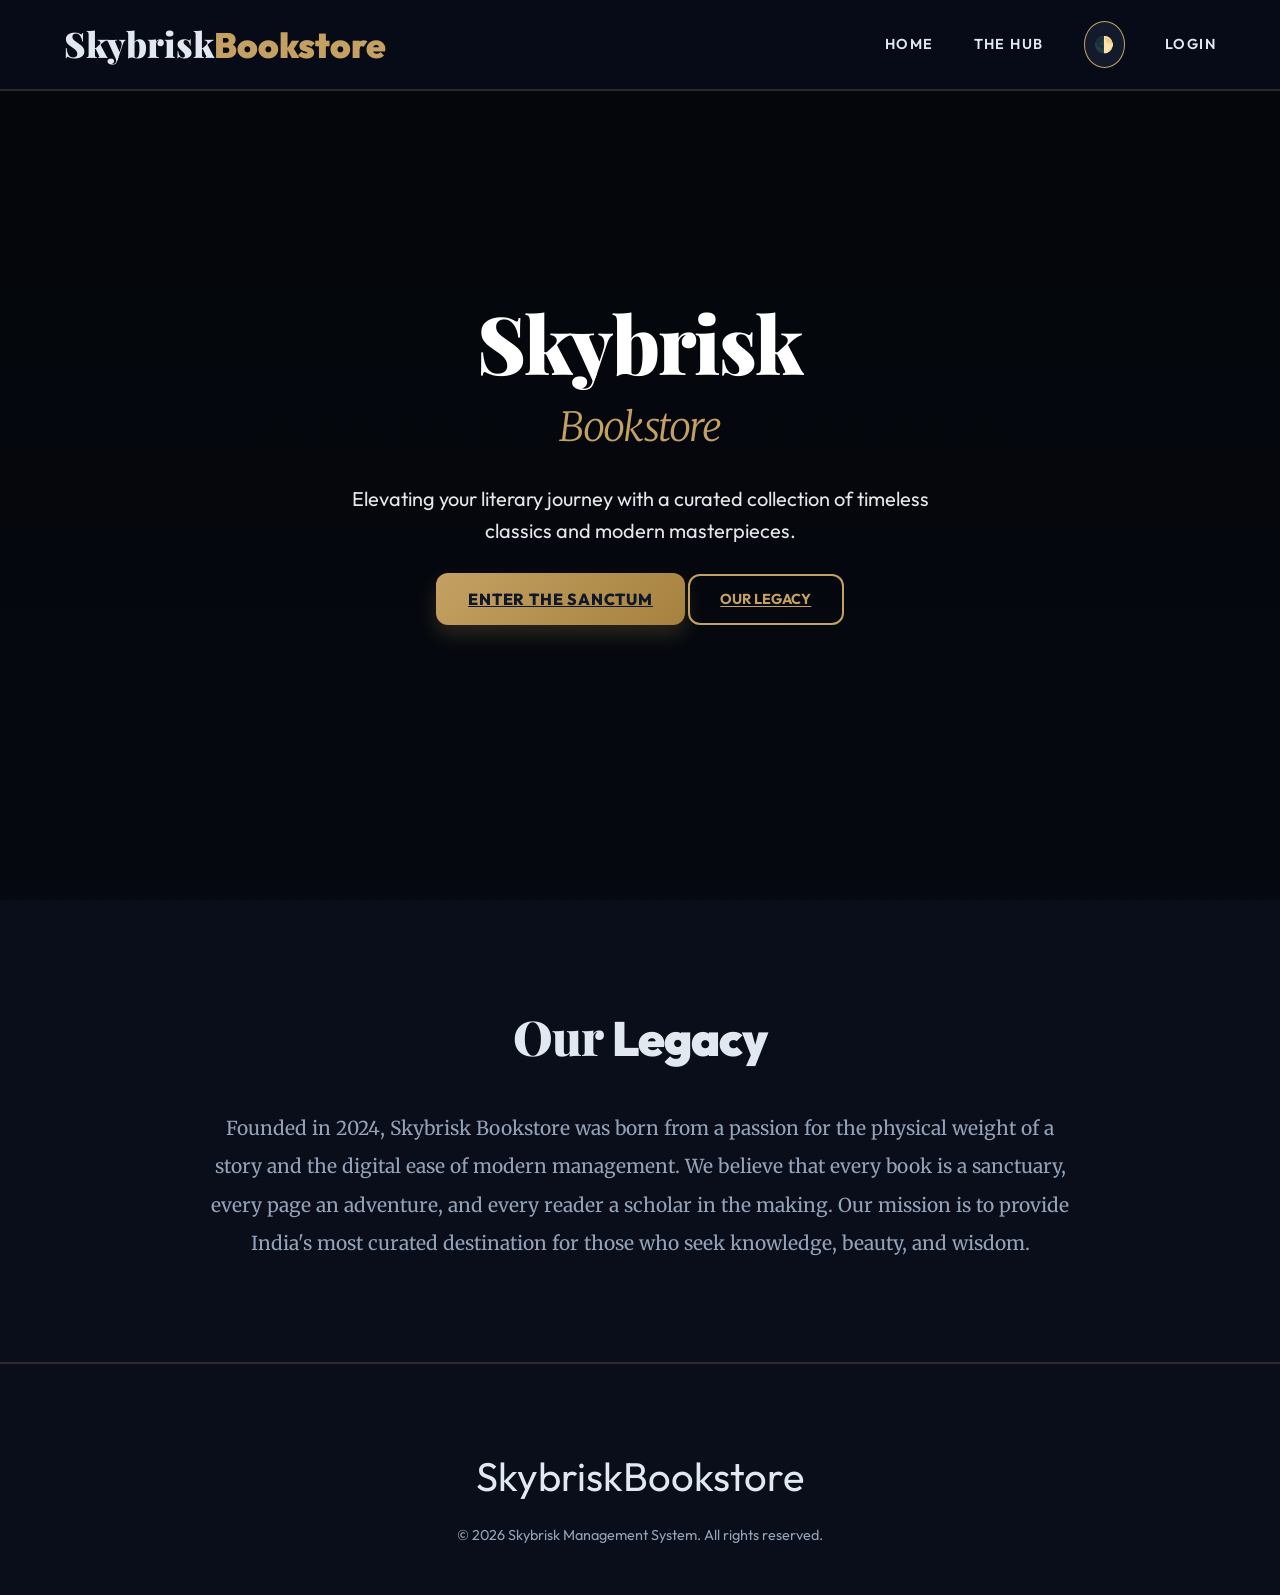
<file: src/main/resources/static/index.html>
<!DOCTYPE html>
<html lang="en">

<head>
    <meta charset="UTF-8">
    <meta name="viewport" content="width=device-width, initial-scale=1.0">
    <title>Skybrisk Bookstore | Premium Collection</title>
    <link rel="stylesheet" href="style.css?v=1.2">
    <link
        href="https://fonts.googleapis.com/css2?family=Outfit:wght@300;400;600;700&family=Merriweather:ital,wght@0,300;0,400;0,700;1,400&family=Playfair+Display:wght@700;900&display=swap"
        rel="stylesheet">
</head>

<body class="theme-dark">
    <nav class="navbar">
        <a href="index.html" class="logo" style="text-decoration: none;">Skybrisk<span>Bookstore</span></a>
        <ul class="nav-links">
            <li><a href="index.html">Home</a></li>
            <li id="hubLink" class="hidden"><a href="hub.html">The Hub</a></li>
            <li>
                <button id="themeToggle" class="theme-toggle" onclick="toggleTheme()" title="Toggle Theme">
                    <span class="icon">🌓</span>
                </button>
            </li>
            <li class="login-btn"><a href="login.html" id="authBtn">Login</a></li>
        </ul>
    </nav>

    <header class="hero" id="landingPage">
        <div class="hero-content">
            <h1>Skybrisk <span>Bookstore</span></h1>
            <p>Elevating your literary journey with a curated collection of timeless classics and modern masterpieces.
            </p>
            <div class="hero-btns">
                <a href="login.html" class="cta-primary">Enter the Sanctum</a>
                <a href="#about" class="cta-secondary">Our Legacy</a>
            </div>
        </div>
    </header>

    <section id="about" style="padding: 100px 5%; max-width: 1000px; margin: 0 auto; text-align: center;">
        <h2 style="font-size: 3rem; margin-bottom: 2rem;">Our <span>Legacy</span></h2>
        <p style="font-family: var(--font-serif); font-size: 1.2rem; line-height: 2; color: var(--text-muted);">
            Founded in 2024, Skybrisk Bookstore was born from a passion for the physical weight of a story and the
            digital ease of modern management. We believe that every book is a sanctuary, every page an adventure, and
            every reader a scholar in the making. Our mission is to provide India's most curated destination for those
            who seek knowledge, beauty, and wisdom.
        </p>
    </section>

    <footer>
        <div class="footer-content">
            <div class="footer-logo">Skybrisk<span>Bookstore</span></div>
            <p>&copy; 2026 Skybrisk Management System. All rights reserved.</p>
        </div>
    </footer>

    <script src="app.js"></script>
</body>

</html>
</file>
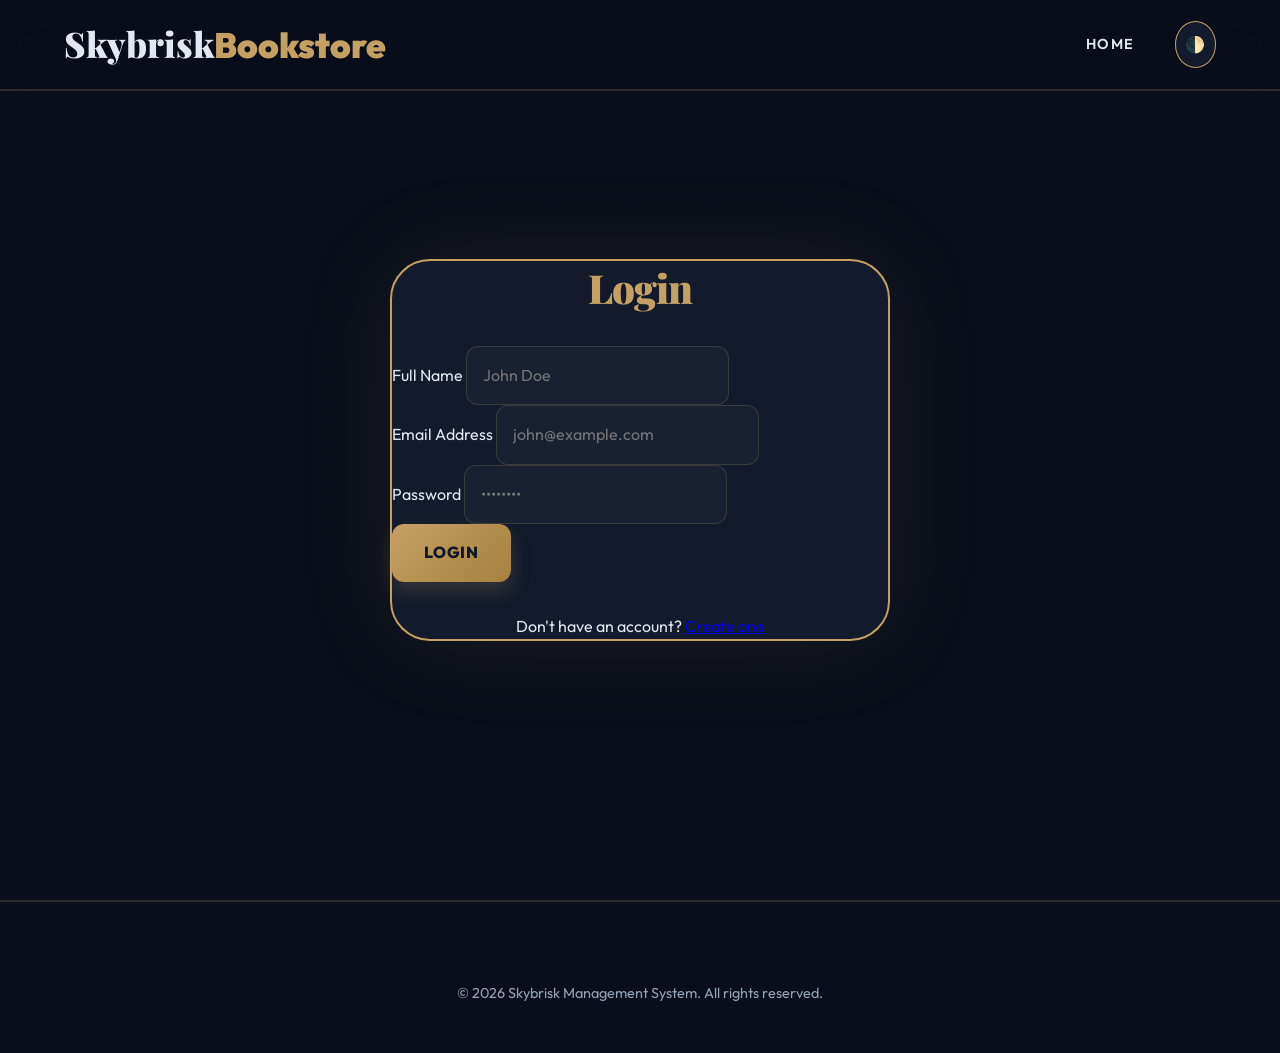
<file: src/main/resources/static/hub.html>
<!DOCTYPE html>
<html lang="en">

<head>
    <meta charset="UTF-8">
    <meta name="viewport" content="width=device-width, initial-scale=1.0">
    <title>Skybrisk Bookstore | Grand Library Hub</title>
    <link rel="stylesheet" href="style.css">
    <link
        href="https://fonts.googleapis.com/css2?family=Outfit:wght@300;400;600;700&family=Merriweather:ital,wght@0,300;0,400;0,700;1,400&family=Playfair+Display:wght@700;900&display=swap"
        rel="stylesheet">
</head>

<body class="theme-dark">
    <nav class="navbar">
        <a href="hub.html" class="logo" style="text-decoration: none;">Skybrisk<span>Bookstore</span></a>
        <ul class="nav-links">
            <li><a href="hub.html">Home</a></li>
            <li><a href="books.html">Books</a></li>
            <li><a href="orders.html">Orders</a></li>
            <li id="adminLink" class="hidden"><a href="admin.html">Dashboard</a></li>
            <li>
                <button id="themeToggle" class="theme-toggle" onclick="toggleTheme()" title="Toggle Theme">
                    <span class="icon">🌓</span>
                </button>
            </li>
            <li class="login-btn"><a href="#" id="authBtn">Logout</a></li>
        </ul>
    </nav>

    <main id="mainApp">
        <section class="view active" id="homeHub" style="padding-top: 160px;">
            <div class="hub-hero">
                <div class="hub-ad">
                    <h1>The <span>Grand Library</span></h1>
                    <p>Where knowledge meets elegance.</p>
                </div>
            </div>

            <div class="hub-grid">
                <div class="hub-card" onclick="window.location.href='books.html'">
                    <div class="card-icon">📚</div>
                    <h3>Featured Books</h3>
                    <p>Browse our curated collection of gems.</p>
                </div>
                <div id="ordersHubCard" class="hub-card" onclick="window.location.href='orders.html'">
                    <div class="card-icon">📦</div>
                    <h3>My Orders</h3>
                    <p>Track and manage your purchases.</p>
                </div>
                <div id="adminHubCard" class="hub-card hidden" onclick="window.location.href='admin.html'">
                    <div class="card-icon">🛠️</div>
                    <h3>Admin Hub</h3>
                    <p>Manage inventory and customer orders.</p>
                </div>
            </div>

            <div class="store-info-section">
                <div class="info-card">
                    <h3>About Our Store</h3>
                    <p>Skybrisk Bookstore is more than just a shop; it's a sanctuary for those who seek knowledge and
                        adventure through the written word.</p>
                </div>
                <div class="info-card">
                    <h3>Find Us</h3>
                    <p><strong>Address:</strong> 123 Skybrisk Lane, Knowledge Park, Bangalore, India - 560001</p>
                    <p><strong>Email:</strong> contact@skybrisk.com</p>
                    <p><strong>Support:</strong> +91 9988776655</p>
                </div>
            </div>
        </section>
    </main>

    <footer>
        <p>&copy; 2026 Skybrisk Management System. All rights reserved.</p>
    </footer>

    <script src="app.js"></script>
</body>

</html>
</file>
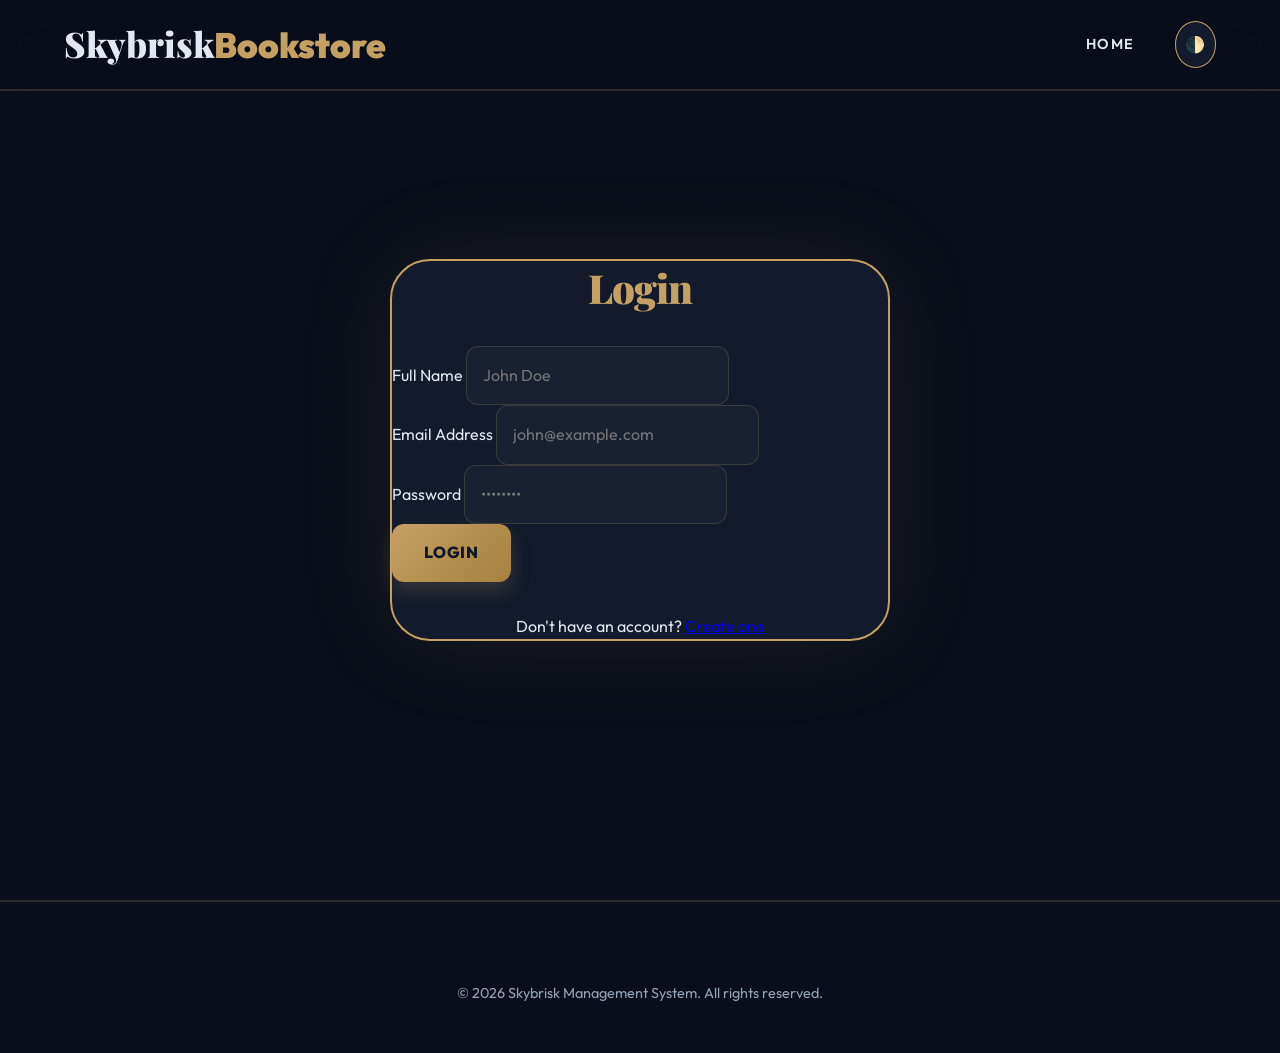
<file: src/main/resources/static/login.html>
<!DOCTYPE html>
<html lang="en">

<head>
    <meta charset="UTF-8">
    <meta name="viewport" content="width=device-width, initial-scale=1.0">
    <title>Skybrisk Bookstore | Authentication</title>
    <link rel="stylesheet" href="style.css">
    <link
        href="https://fonts.googleapis.com/css2?family=Outfit:wght@300;400;600;700&family=Merriweather:ital,wght@0,300;0,400;0,700;1,400&family=Playfair+Display:wght@700;900&display=swap"
        rel="stylesheet">
</head>

<body class="theme-dark">
    <nav class="navbar">
        <a href="index.html" class="logo" style="text-decoration: none;">Skybrisk<span>Bookstore</span></a>
        <ul class="nav-links">
            <li><a href="index.html">Home</a></li>
            <li>
                <button id="themeToggle" class="theme-toggle" onclick="toggleTheme()" title="Toggle Theme">
                    <span class="icon">🌓</span>
                </button>
            </li>
        </ul>
    </nav>

    <main class="auth-page">
        <section class="auth-container">
            <div class="modal-content" style="display: block; margin: 160px auto;">
                <h2 id="modalTitle">Login</h2>
                <form id="authForm">
                    <div id="nameField" class="input-group hidden">
                        <label for="name">Full Name</label>
                        <input type="text" id="name" placeholder="John Doe">
                    </div>
                    <div class="input-group">
                        <label for="email">Email Address</label>
                        <input type="email" id="email" required placeholder="john@example.com">
                    </div>
                    <div class="input-group">
                        <label for="password">Password</label>
                        <input type="password" id="password" required placeholder="••••••••">
                    </div>
                    <button type="submit" id="submitAuth" class="cta-primary full-width">Login</button>
                    <p class="toggle-auth" style="margin-top: 2rem; text-align: center;">
                        Don't have an account? <a href="#" id="toggleAuthMode">Create one</a>
                    </p>
                </form>
            </div>
        </section>
    </main>

    <footer>
        <p>&copy; 2026 Skybrisk Management System. All rights reserved.</p>
    </footer>

    <script src="app.js"></script>
</body>

</html>
</file>
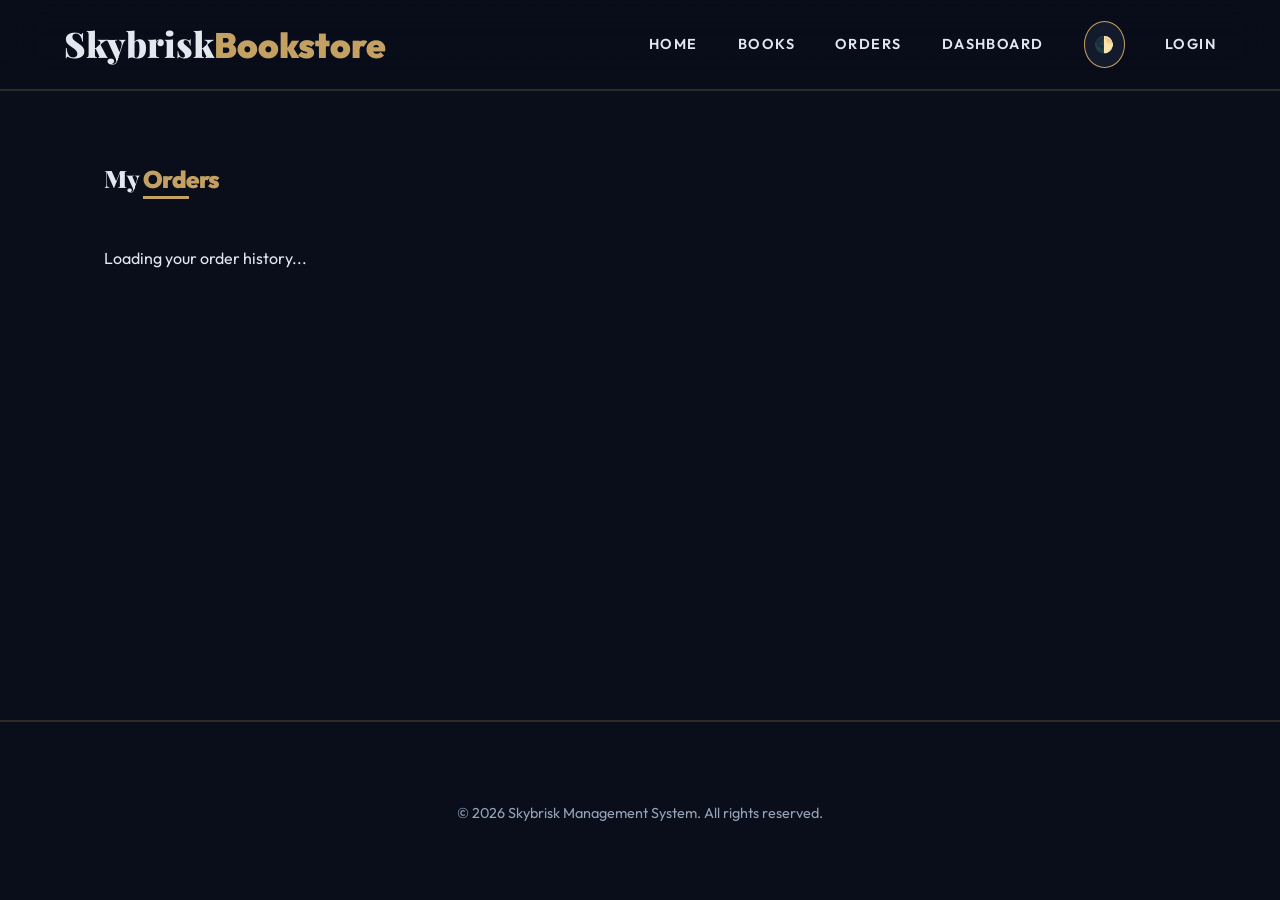
<file: src/main/resources/static/orders.html>
<!DOCTYPE html>
<html lang="en">

<head>
    <meta charset="UTF-8">
    <meta name="viewport" content="width=device-width, initial-scale=1.0">
    <title>Skybrisk Bookstore | My Orders</title>
    <link rel="stylesheet" href="style.css">
    <link
        href="https://fonts.googleapis.com/css2?family=Outfit:wght@300;400;600;700&family=Merriweather:ital,wght@0,300;0,400;0,700;1,400&family=Playfair+Display:wght@700;900&display=swap"
        rel="stylesheet">
</head>

<body class="theme-dark">
    <nav class="navbar">
        <a href="hub.html" class="logo" style="text-decoration: none;">Skybrisk<span>Bookstore</span></a>
        <ul class="nav-links">
            <li><a href="hub.html">Home</a></li>
            <li><a href="books.html">Books</a></li>
            <li><a href="orders.html">Orders</a></li>
            <li id="adminLink" class="hidden"><a href="admin.html">Dashboard</a></li>
            <li>
                <button id="themeToggle" class="theme-toggle" onclick="toggleTheme()" title="Toggle Theme">
                    <span class="icon">🌓</span>
                </button>
            </li>
            <li class="login-btn"><a href="#" id="authBtn">Logout</a></li>
        </ul>
    </nav>

    <main id="mainApp">
        <section class="view active" id="orders"
            style="padding-top: 160px; max-width: 1200px; margin: 0 auto; padding-left: 5%; padding-right: 5%;">
            <div class="section-title">
                <h2>My <span>Orders</span></h2>
            </div>
            <div id="ordersList" class="orders-list" style="margin-top: 3rem;">
                <p>Loading your order history...</p>
            </div>
        </section>
    </main>

    <footer>
        <p>&copy; 2026 Skybrisk Management System. All rights reserved.</p>
    </footer>

    <script src="app.js"></script>
</body>

</html>
</file>
<file: src/main/resources/static/style.css>
:root {
    /* Base Variables (Shared) */
    --primary: #c4a163;
    /* Antique Gold */
    --primary-dark: #a6813e;
    --accent: #d97706;
    /* Bronze */
    --font-sans: 'Outfit', sans-serif;
    --font-serif: 'Merriweather', serif;
    --font-display: 'Playfair Display', serif;
    --transition: all 0.4s cubic-bezier(0.4, 0, 0.2, 1);
    --shadow-premium: 0 20px 40px -10px rgba(0, 0, 0, 0.4);
}

/* Dark Theme (Gold & Leather) */
.theme-dark {
    --bg: #090e1a;
    --bg-alt: #121a2b;
    --text: #e2e8f0;
    --text-muted: #94a3b8;
    --glass: rgba(9, 14, 26, 0.85);
    --glass-border: rgba(196, 161, 99, 0.2);
    --card-bg: #1e293b;
    --input-bg: rgba(255, 255, 255, 0.05);
    --leather-texture: radial-gradient(circle at 2px 2px, rgba(0, 0, 0, 0.1) 1px, transparent 0);
    --leather-bg: #090e1a;
    --border-gold: #c4a163;
}

/* Light Theme (Gold & Parchment) */
.theme-light {
    --bg: #f9f4e8;
    --bg-alt: #fffdf7;
    --text: #2d3436;
    --text-muted: #636e72;
    --glass: rgba(249, 244, 232, 0.9);
    --glass-border: rgba(196, 161, 99, 0.3);
    --card-bg: #ffffff;
    --input-bg: #ffffff;
    --leather-texture: none;
    --leather-bg: #f9f4e8;
    --border-gold: #a6813e;
}

* {
    margin: 0;
    padding: 0;
    box-sizing: border-box;
}

body {
    background-color: var(--bg);
    background-image: var(--leather-texture);
    background-size: 20px 20px;
    color: var(--text);
    font-family: var(--font-sans);
    overflow-x: hidden;
    scroll-behavior: smooth;
    transition: background-color 0.5s ease, color 0.5s ease;
}

h1,
h2,
h3,
h4 {
    font-family: var(--font-display);
    font-weight: 900;
    letter-spacing: -0.02em;
}

p,
a,
span,
button,
input {
    font-family: var(--font-sans);
    line-height: 1.6;
}

.section-title h2 span {
    color: var(--primary);
    position: relative;
}

.section-title h2 span::after {
    content: '';
    position: absolute;
    bottom: -5px;
    left: 0;
    width: 60%;
    height: 3px;
    background: var(--primary);
}

/* Navbar */
.navbar {
    display: flex;
    justify-content: space-between;
    align-items: center;
    padding: 1rem 5%;
    position: fixed;
    width: 100%;
    top: 0;
    z-index: 5000;
    background: var(--glass);
    backdrop-filter: blur(20px);
    -webkit-backdrop-filter: blur(20px);
    border-bottom: 2px solid var(--glass-border);
}

.logo {
    font-size: 2.2rem;
    font-family: var(--font-display);
    font-weight: 950;
    color: var(--text);
}

.logo span {
    color: var(--primary);
}

.nav-links {
    display: flex;
    list-style: none;
    gap: 2.5rem;
    align-items: center;
}

.nav-links a {
    text-decoration: none;
    color: var(--text);
    font-weight: 600;
    font-size: 0.9rem;
    text-transform: uppercase;
    letter-spacing: 0.1em;
    transition: var(--transition);
}

.nav-links a:hover {
    color: var(--primary);
}

.theme-toggle {
    background: var(--bg-alt);
    border: 1.5px solid var(--primary);
    padding: 0.6rem;
    border-radius: 50%;
    cursor: pointer;
    font-size: 1rem;
    color: var(--primary);
    display: flex;
    align-items: center;
    justify-content: center;
    transition: var(--transition);
}

.theme-toggle:hover {
    background: var(--primary);
    color: white;
    transform: rotate(360deg);
}

/* Hero Section */
.hero {
    height: 100vh;
    display: flex;
    align-items: center;
    justify-content: center;
    text-align: center;
    background: linear-gradient(rgba(0, 0, 0, 0.6), rgba(0, 0, 0, 0.4)), url('https://images.unsplash.com/photo-1507842217343-583bb7270b66?auto=format&fit=crop&w=1920&q=80');
    background-size: cover;
    background-attachment: fixed;
}

.hero-content h1 {
    font-size: 5rem;
    margin-bottom: 1.5rem;
    color: white;
}

.hero-content h1 span {
    display: block;
    font-size: 2.5rem;
    font-weight: 300;
    font-family: var(--font-serif);
    font-style: italic;
    color: var(--primary);
}

.hero-content p {
    font-size: 1.25rem;
    max-width: 600px;
    margin: 0 auto 2.5rem;
    color: rgba(255, 255, 255, 0.9);
}

/* Hub Section */
.hub-hero {
    background: linear-gradient(135deg, rgba(196, 161, 99, 0.2), rgba(0, 0, 0, 0.8)), url('https://images.unsplash.com/photo-1524995997946-a1c2e315a42f?auto=format&fit=crop&w=1600&q=80');
    background-size: cover;
    border-radius: 40px;
    padding: 6rem 3rem;
    text-align: center;
    border: 2px solid var(--primary);
    box-shadow: var(--shadow-premium);
    margin-bottom: 4rem;
}

.hub-hero h1 {
    font-size: 3.5rem;
    margin-bottom: 1rem;
}

.hub-hero p {
    font-family: var(--font-serif);
    font-style: italic;
    font-size: 1.4rem;
    color: var(--primary);
}

.hub-grid {
    display: grid;
    grid-template-columns: repeat(auto-fit, minmax(320px, 1fr));
    gap: 3rem;
    margin-bottom: 5rem;
}

.hub-card {
    background: var(--card-bg);
    border: 1px solid var(--glass-border);
    padding: 4rem 2rem;
    border-radius: 32px;
    text-align: center;
    transition: var(--transition);
    position: relative;
    overflow: hidden;
}

.hub-card::before {
    content: '';
    position: absolute;
    top: 0;
    left: 0;
    width: 6px;
    height: 100%;
    background: var(--primary);
}

.hub-card:hover {
    transform: translateY(-15px);
    box-shadow: 0 30px 60px -12px rgba(0, 0, 0, 0.5);
    border-color: var(--primary);
}

.card-icon {
    font-size: 3.5rem;
    margin-bottom: 1.5rem;
}

/* Books Grid */
.books-grid {
    display: grid;
    grid-template-columns: repeat(auto-fill, minmax(280px, 1fr));
    gap: 3rem;
}

.book-card {
    background: var(--card-bg);
    border-radius: 8px 24px 24px 8px;
    padding: 1.5rem;
    border-left: 12px solid var(--primary);
    box-shadow: 10px 10px 20px rgba(0, 0, 0, 0.2);
    transition: var(--transition);
    border-top: 1px solid var(--glass-border);
    border-right: 1px solid var(--glass-border);
    border-bottom: 5px solid rgba(0, 0, 0, 0.3);
}

.book-card:hover {
    transform: translate(-5px, -5px);
    box-shadow: 15px 15px 30px rgba(0, 0, 0, 0.4);
}

.book-card .book-img {
    width: 100%;
    height: 380px;
    object-fit: cover;
    border-radius: 4px;
    margin-bottom: 1.5rem;
    box-shadow: 2px 2px 10px rgba(0, 0, 0, 0.5);
    border: 1px solid rgba(255, 255, 255, 0.1);
}

.book-card h3 {
    font-size: 1.4rem;
    margin-bottom: 0.5rem;
    color: var(--text);
}

.book-card .author {
    font-family: var(--font-serif);
    font-style: italic;
    color: var(--text-muted);
    font-size: 0.95rem;
}

/* Authentication Page */
.auth-page {
    min-height: 100vh;
    display: flex;
    align-items: center;
    justify-content: center;
    background-image: var(--leather-texture);
}

.auth-container {
    width: 100%;
    max-width: 500px;
}

/* Modals & Forms */
.modal {
    background: rgba(0, 0, 0, 0.9);
    backdrop-filter: blur(15px);
}

.modal-content {
    background: var(--bg-alt);
    border: 2px solid var(--primary);
    border-radius: 40px;
    box-shadow: 0 0 100px rgba(196, 161, 99, 0.1);
}

.modal-content h2 {
    font-size: 2.5rem;
    color: var(--primary);
    margin-bottom: 2rem;
    text-align: center;
}

.input-group input {
    background: rgba(255, 255, 255, 0.03);
    border: 1.5px solid var(--glass-border);
    border-radius: 12px;
    padding: 1rem;
    font-size: 1rem;
    transition: var(--transition);
}

.input-group input:focus {
    border-color: var(--primary);
    outline: none;
    background: rgba(196, 161, 99, 0.05);
}

.input-group input[type="file"] {
    cursor: pointer;
    color: var(--text-muted);
    background: rgba(255, 255, 255, 0.03);
    border: 1.5px dashed var(--glass-border);
    border-radius: 12px;
}

.input-group input[type="file"]:hover {
    border-color: var(--primary);
    background: rgba(196, 161, 99, 0.05);
}

.input-group input[type="file"]::file-selector-button {
    background: linear-gradient(135deg, var(--primary), var(--primary-dark));
    color: #0f172a;
    border: none;
    padding: 0.5rem 1.2rem;
    border-radius: 8px;
    font-weight: 700;
    font-size: 0.85rem;
    cursor: pointer;
    margin-right: 1rem;
    text-transform: uppercase;
    letter-spacing: 0.05em;
}

/* Buttons */
.cta-primary {
    background: linear-gradient(135deg, var(--primary), var(--primary-dark));
    border: none;
    color: #0f172a;
    padding: 1rem 2rem;
    font-size: 1rem;
    font-weight: 800;
    text-transform: uppercase;
    letter-spacing: 0.05em;
    border-radius: 12px;
    box-shadow: 0 10px 20px rgba(196, 161, 99, 0.2);
}

.cta-primary:hover {
    transform: translateY(-3px);
    box-shadow: 0 15px 30px rgba(196, 161, 99, 0.4);
    filter: brightness(1.1);
}

.cta-secondary {
    background: transparent;
    border: 2px solid var(--primary);
    color: var(--primary);
    padding: 0.9rem 1.9rem;
    border-radius: 12px;
    font-weight: 700;
    text-transform: uppercase;
    font-size: 0.9rem;
    transition: var(--transition);
}

.cta-secondary:hover {
    background: var(--primary);
    color: #0f172a;
}

/* Book Details Premium Grid */
.book-detail-grid {
    grid-template-columns: 350px 1fr;
    background: var(--bg-alt);
}

.book-detail-img {
    background: #000;
    padding: 2rem;
}

.book-detail-img img {
    height: 500px;
    box-shadow: 10px 10px 40px rgba(0, 0, 0, 0.8);
}

.book-detail-info {
    padding: 4rem;
}

.price-stock {
    background: rgba(196, 161, 99, 0.1);
    border: 1px solid var(--glass-border);
    border-radius: 20px;
    padding: 1.5rem 2.5rem;
}

.price-stock .price {
    color: var(--primary);
    font-size: 2.5rem;
}

/* Store Info Cards */
.store-info-section {
    display: grid;
    grid-template-columns: 1fr 1fr;
    gap: 3rem;
    margin-top: 5rem;
}

.info-card {
    background: var(--card-bg);
    border: 1px solid var(--glass-border);
    padding: 3rem;
    border-radius: 32px;
}

.info-card h3 {
    color: var(--primary);
    margin-bottom: 1.5rem;
    font-size: 1.8rem;
}

.info-card p {
    font-family: var(--font-serif);
    color: var(--text-muted);
}

/* Footer */
footer {
    padding: 5rem 5% 3rem;
    border-top: 2px solid var(--glass-border);
    background: var(--bg);
}

.footer-logo {
    font-size: 2.5rem;
    margin-bottom: 1rem;
    text-align: center;
}

footer p {
    text-align: center;
    color: var(--text-muted);
    font-size: 0.9rem;
}

/* Responsive */
@media (max-width: 992px) {
    .hero-content h1 {
        font-size: 3.5rem;
    }

    .book-detail-grid {
        grid-template-columns: 1fr;
    }

    .store-info-section {
        grid-template-columns: 1fr;
    }
}

/* Views Logic */
.view {
    opacity: 0;
    transform: scale(0.98);
    transition: all 0.8s cubic-bezier(0.4, 0, 0.2, 1);
    pointer-events: none;
    position: absolute;
    width: 100%;
}

.view.active {
    opacity: 1;
    transform: scale(1);
    pointer-events: auto;
    position: relative;
    padding-top: 160px;
    padding-bottom: 100px;
}

/* Page Section Spacing */
#mainApp section {
    min-height: 80vh;
}
</file>
